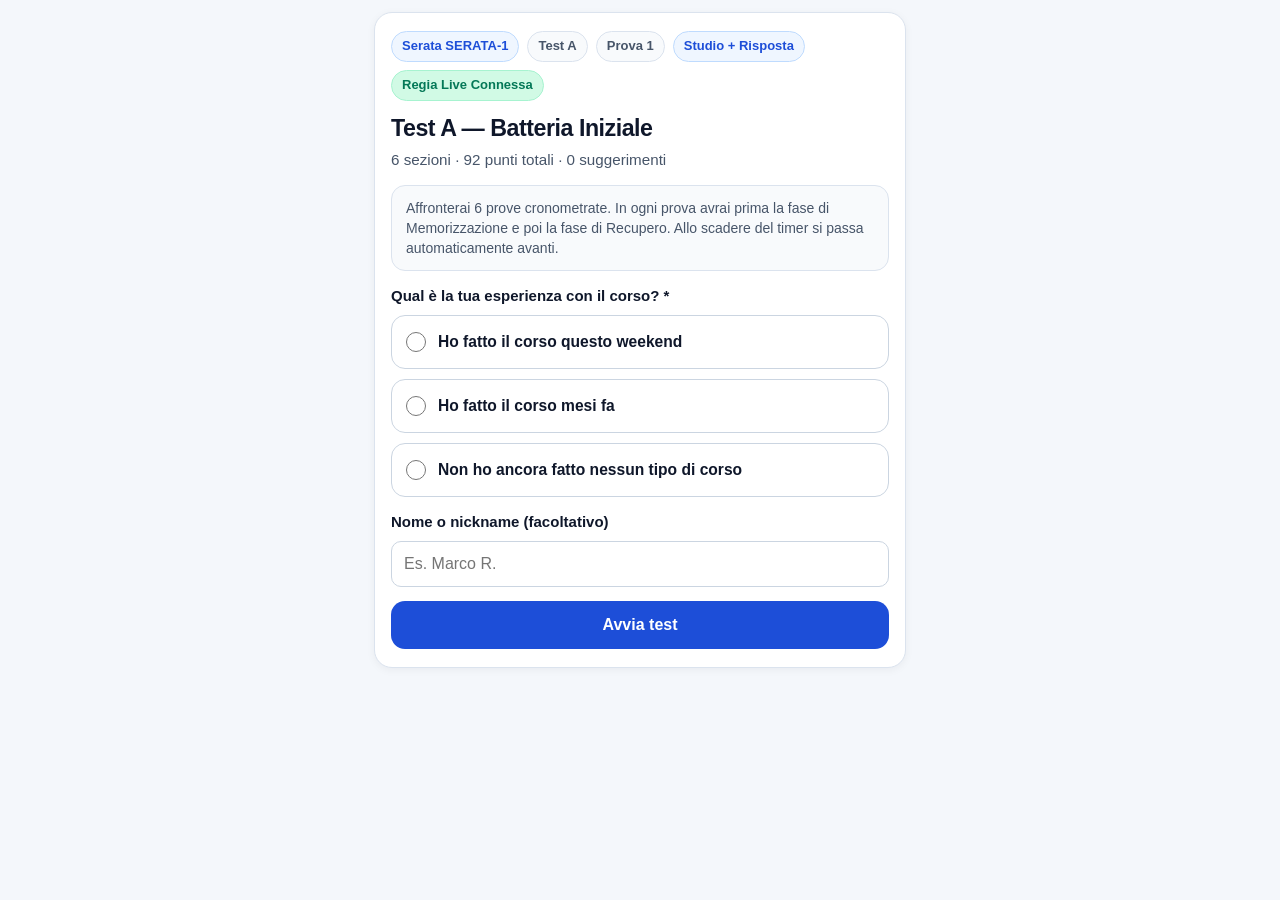
<file: index.html>
<!DOCTYPE html>
<html lang="it">
<head>
  <meta charset="UTF-8" />
  <meta name="viewport" content="width=device-width, initial-scale=1.0, viewport-fit=cover" />
  <meta name="theme-color" content="#1d4ed8" />
  <title>Test Tecniche di Memoria</title>
  <link rel="stylesheet" href="./css/app.css" />
</head>
<body>
  <div id="app" class="app-shell">
    <main class="main-container" id="app-root" aria-live="polite">
      <div class="card loading-card">
        <div class="spinner" aria-hidden="true"></div>
        <p class="loading-text">Caricamento della prova in corso…</p>
      </div>
    </main>
  </div>

  <noscript>
    <div class="noscript-box">
      Attiva JavaScript nel browser del tuo telefono per partecipare al test.
    </div>
  </noscript>

  <script type="module" src="./js/test-runner.js"></script>
</body>
</html>
</file>
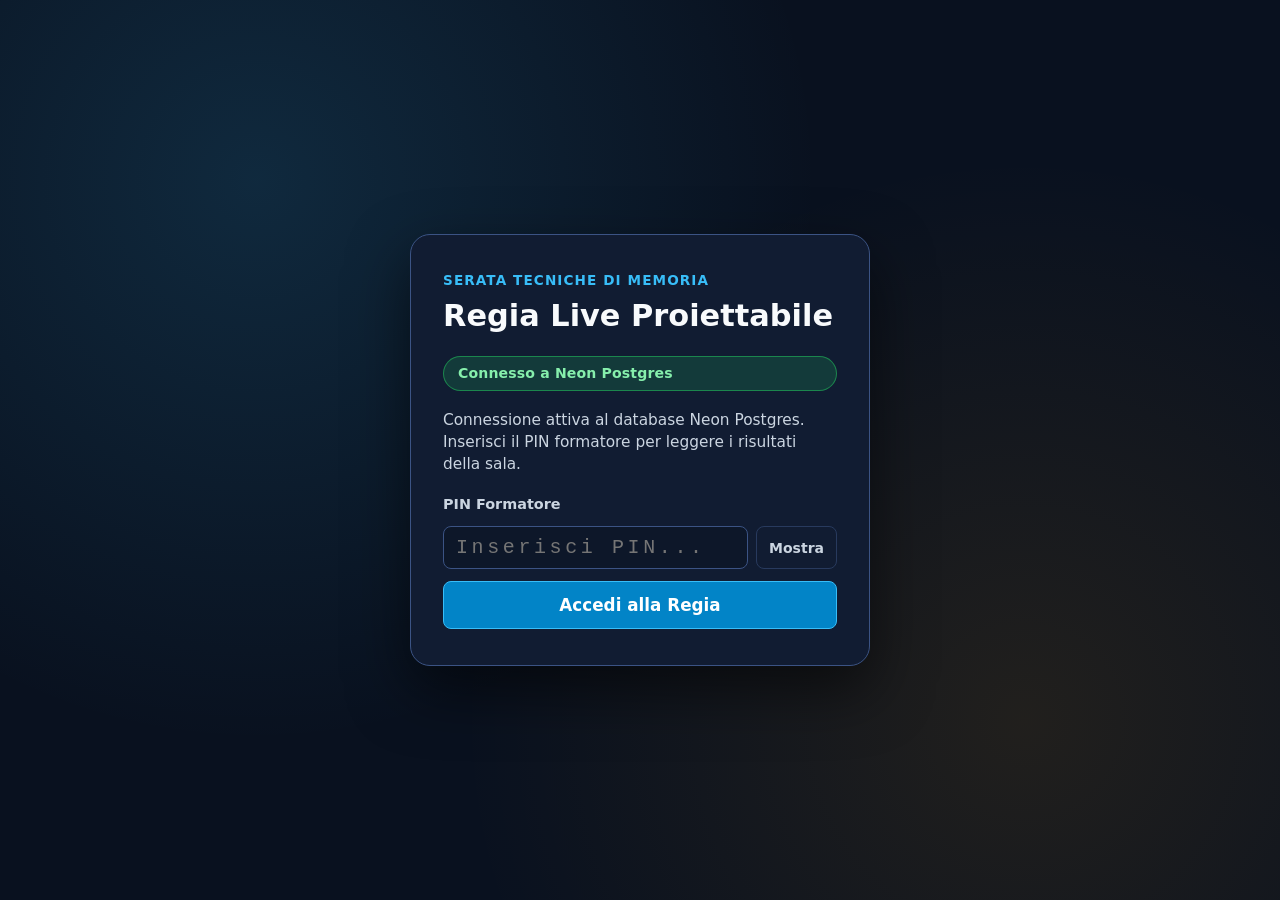
<file: dashboard.html>
<!DOCTYPE html>
<html lang="it">
<head>
  <meta charset="UTF-8">
  <meta name="viewport" content="width=device-width, initial-scale=1.0">
  <title>Regia Live — Serata Tecniche di Memoria</title>
  <link rel="stylesheet" href="./css/dashboard.css">
</head>
<body>
  <!-- SCHERMATA DI ACCESSO CON PIN FORMATORE -->
  <main id="pin-screen" class="pin-screen">
    <section class="pin-card" aria-labelledby="pin-title">
      <div class="pin-brand">
        <span class="brand-kicker">Serata Tecniche di Memoria</span>
        <h1 id="pin-title">Regia Live Proiettabile</h1>
      </div>

      <div id="login-mode-badge" class="mode-badge mode-badge--demo" aria-live="polite">
        Modalità Demo Locale (PIN: 1234)
      </div>

      <p id="login-mode-desc" class="pin-desc">
        I risultati vengono letti localmente dal browser. Inserisci il PIN formatore per aprire la regia.
      </p>

      <form id="pin-form" class="pin-form" novalidate>
        <label for="pin-input" class="field-label">PIN Formatore</label>
        <div class="pin-input-row">
          <input
            id="pin-input"
            name="pin"
            type="password"
            inputmode="numeric"
            autocomplete="off"
            placeholder="Inserisci PIN..."
            required
          >
          <button type="button" id="btn-toggle-pin" class="btn btn-ghost btn-sm" aria-label="Mostra o nascondi PIN">
            Mostra
          </button>
        </div>

        <div id="pin-error" class="alert-error" role="alert" hidden></div>

        <button type="submit" id="btn-pin-submit" class="btn btn-primary btn-lg">
          Accedi alla Regia
        </button>
      </form>
    </section>
  </main>

  <!-- REGIA LIVE PRINCIPALE -->
  <div id="dashboard-shell" class="dashboard-shell" hidden>
    <header class="regia-header">
      <div class="header-top-row">
        <div class="header-brand">
          <div>
            <h1 class="header-title">Regia Live</h1>
            <p class="header-subtitle">Analisi comparativa in tempo reale · Ricordo &amp; Comprensione</p>
          </div>
          <span id="header-mode-badge" class="mode-badge mode-badge--demo">
            Modalità Demo Locale (PIN: 1234)
          </span>
        </div>

        <div class="header-stats">
          <span class="stat-pill" title="Consegne corrispondenti ai filtri attivi">
            Consegne: <strong id="live-submissions-count">0</strong>
          </span>
          <span class="stat-pill" title="Partecipanti distinti">
            Partecipanti: <strong id="live-participants-count">0</strong>
          </span>
          <span class="stat-pill stat-pill--muted" id="last-refresh-time">
            Agg. —
          </span>
        </div>
      </div>

      <div class="header-controls-row">
        <div class="control-group control-group--session">
          <label for="session-select" class="control-label">Serata</label>
          <div class="session-inputs">
            <select id="session-select" aria-label="Seleziona serata"></select>
            <input
              id="session-manual"
              type="text"
              maxlength="48"
              placeholder="Codice serata (es. SERATA-1)"
              aria-label="Inserisci codice serata manualmente"
            >
            <button type="button" id="btn-apply-session" class="btn btn-secondary btn-sm">Applica</button>
          </div>
        </div>

        <div class="control-group">
          <label for="filter-round" class="control-label">Fase</label>
          <select id="filter-round" aria-label="Filtra per fase">
            <option value="ALL">Tutte (Prima + Dopo)</option>
            <option value="1">Prima (Senza tecniche)</option>
            <option value="2">Dopo (Con tecniche)</option>
          </select>
        </div>

        <div class="control-group">
          <label for="filter-test" class="control-label">Test</label>
          <select id="filter-test" aria-label="Filtra per test">
            <option value="ALL">Tutti</option>
            <option value="A">Test A</option>
            <option value="B">Test B</option>
          </select>
        </div>

        <div class="header-actions">
          <button type="button" id="btn-autorefresh" class="btn btn-toggle is-on" aria-pressed="true">
            Auto-refresh (4s): ON
          </button>
          <button type="button" id="btn-refresh-now" class="btn btn-secondary">
            Aggiorna ora
          </button>
          <button type="button" id="btn-seed-demo" class="btn btn-amber" hidden>
            Popola dati demo
          </button>
          <button type="button" id="btn-export-csv" class="btn btn-secondary">
            Esporta CSV
          </button>
          <button type="button" id="btn-fullscreen" class="btn btn-secondary">
            Schermo intero
          </button>
          <button type="button" id="btn-logout" class="btn btn-ghost">
            Blocca
          </button>
        </div>
      </div>

      <div id="dashboard-banner" class="dashboard-banner" role="status" hidden></div>

      <nav class="tab-bar" role="tablist" aria-label="Viste della Regia Live">
        <button
          type="button"
          class="tab-btn is-active"
          id="tab-live"
          data-tab="live"
          role="tab"
          aria-selected="true"
          aria-controls="panel-live"
        >
          1. Live per Categorie
        </button>
        <button
          type="button"
          class="tab-btn"
          id="tab-rounds"
          data-tab="rounds"
          role="tab"
          aria-selected="false"
          aria-controls="panel-rounds"
        >
          2. Confronto Prima → Dopo
        </button>
        <button
          type="button"
          class="tab-btn"
          id="tab-sections"
          data-tab="sections"
          role="tab"
          aria-selected="false"
          aria-controls="panel-sections"
        >
          3. Dettaglio per Prova
        </button>
        <button
          type="button"
          class="tab-btn"
          id="tab-qr"
          data-tab="qr"
          role="tab"
          aria-selected="false"
          aria-controls="panel-qr"
        >
          4. QR Code Proiettabile
        </button>
      </nav>
    </header>

    <main class="dashboard-main">
      <!-- TAB 1: LIVE PER CATEGORIE -->
      <section id="panel-live" class="tab-panel is-active" role="tabpanel" aria-labelledby="tab-live">
        <div id="live-kpi-strip" class="kpi-strip"></div>
        <div id="live-categories-grid" class="categories-grid"></div>
      </section>

      <!-- TAB 2: CONFRONTO PRIMA -> DOPO -->
      <section id="panel-rounds" class="tab-panel" role="tabpanel" aria-labelledby="tab-rounds" hidden>
        <div class="panel-header-row">
          <div>
            <h2 id="rounds-panel-title" class="panel-title">Confronto Prima (Senza tecniche) → Dopo (Con tecniche)</h2>
            <p id="rounds-panel-note" class="panel-note">
              Miglioramento medio (%) per categoria tra la prima consegna a freddo e la seconda consegna dopo le tecniche di memoria.
            </p>
          </div>
          <div id="rounds-legend" class="round-legend" aria-hidden="true">
            <span class="legend-item"><i class="swatch swatch-r1"></i>Prima · Senza tecniche</span>
            <span class="legend-item"><i class="swatch swatch-r2"></i>Dopo · Con tecniche</span>
          </div>
        </div>
        <div id="rounds-chart-container" class="rounds-chart-card"></div>
        <div id="rounds-cards-grid" class="rounds-cards-grid"></div>
      </section>

      <!-- TAB 3: DETTAGLIO PER PROVA -->
      <section id="panel-sections" class="tab-panel" role="tabpanel" aria-labelledby="tab-sections" hidden>
        <div class="panel-header-row">
          <div>
            <h2 class="panel-title">Dettaglio delle 6 Prove</h2>
            <p class="panel-note">
              Prestazioni medie per sezione, inclusa la resa sui vocaboli non conosciuti in partenza.
            </p>
          </div>
          <div class="section-filters">
            <div class="control-group">
              <label for="section-filter-category" class="control-label">Categoria</label>
              <select id="section-filter-category">
                <option value="ALL">Tutte le categorie</option>
                <option value="weekend">Corso questo weekend</option>
                <option value="mesi_fa">Corso mesi fa</option>
                <option value="nessun_corso">Nessun corso</option>
              </select>
            </div>
            <div class="control-group">
              <label for="section-filter-round" class="control-label">Fase</label>
              <select id="section-filter-round">
                <option value="ALL">Prima + Dopo</option>
                <option value="1">Prima (Senza tecniche)</option>
                <option value="2">Dopo (Con tecniche)</option>
              </select>
            </div>
          </div>
        </div>

        <div id="sections-bars-list" class="sections-bars-list"></div>
        <div id="sections-matrix-wrap" class="matrix-card"></div>
      </section>

      <!-- TAB 4: QR CODE PROIETTABILE -->
      <section id="panel-qr" class="tab-panel" role="tabpanel" aria-labelledby="tab-qr" hidden>
        <div class="qr-layout">
          <div class="qr-config-card">
            <h2 class="panel-title">Configura Link &amp; QR della Prova</h2>
            <p class="panel-note">
              Seleziona serata, batteria e momento della serata: il QR Code si rigenera istantaneamente in locale senza dipendenze esterne.
            </p>

            <div class="qr-form-grid">
              <div class="control-group">
                <label for="qr-session" class="control-label">Codice Serata</label>
                <input id="qr-session" type="text" maxlength="48" value="SERATA-1">
              </div>

              <div class="control-group">
                <label for="qr-test" class="control-label">Test</label>
                <select id="qr-test">
                  <option value="A">Test A (Batteria Iniziale)</option>
                  <option value="B">Test B (Batteria Parallela)</option>
                </select>
              </div>

              <div class="control-group" style="grid-column: 1 / -1;">
                <label for="qr-stage" class="control-label">Momento / QR da proiettare</label>
                <select id="qr-stage">
                  <option value="1_study">QR 1 · Memorizzazione 1 (Senza tecniche)</option>
                  <option value="1_recall">QR 2 · Test 1 — Prima consegna (Senza tecniche)</option>
                  <option value="2_study">QR 3 · Memorizzazione 2 — Stesso file (Con tecniche)</option>
                  <option value="2_recall">QR 4 · Test 2 — Seconda consegna (Con tecniche)</option>
                </select>
              </div>
            </div>

            <div class="qr-url-box">
              <span class="control-label">URL generato per i partecipanti</span>
              <code id="qr-url-display" class="qr-url-code"></code>
            </div>

            <div class="qr-actions">
              <button type="button" id="btn-qr-fullscreen" class="btn btn-primary btn-lg">
                Proietta a tutto schermo
              </button>
              <button type="button" id="btn-copy-wa-link" class="btn btn-secondary btn-lg">
                Copia link per WhatsApp
              </button>
            </div>
            <div id="qr-copy-feedback" class="copy-feedback" role="status" aria-live="polite"></div>
          </div>

          <div class="qr-stage-card">
            <div id="qr-stage-badge" class="qr-stage-badge">SERATA-1 · Test A · Round 1</div>
            <div id="qr-preview-container" class="qr-white-frame" aria-label="Anteprima QR Code"></div>
            <p class="qr-stage-hint">Inquadra con la fotocamera dello smartphone per avviare la prova.</p>
          </div>
        </div>
      </section>
    </main>
  </div>

  <!-- MODAL PROIEZIONE QR A TUTTO SCHERMO -->
  <div id="qr-modal" class="qr-modal" role="dialog" aria-modal="true" aria-labelledby="qr-modal-title" hidden>
    <button type="button" id="btn-close-qr-modal" class="btn btn-secondary qr-modal-close">
      Chiudi (ESC)
    </button>
    <div class="qr-modal-content">
      <h2 id="qr-modal-title" class="qr-modal-title">Round 1 — Test A (Studio + Risposta)</h2>
      <p class="qr-modal-instruction">Inquadra il QR Code con la fotocamera del telefono</p>
      <div id="qr-modal-svg-container" class="qr-modal-frame"></div>
      <div id="qr-modal-url" class="qr-modal-url"></div>
    </div>
  </div>

  <script type="module" src="./js/dashboard.js"></script>
</body>
</html>
</file>
<file: css/app.css>
:root {
  --bg: #f4f7fb;
  --surface: #ffffff;
  --surface-alt: #f8fafc;
  --text: #0f172a;
  --text-muted: #475569;
  --text-faint: #64748b;
  --border: #dbe3ee;
  --border-strong: #cbd5e1;

  --primary: #1d4ed8;
  --primary-hover: #1e40af;
  --primary-soft: #eff6ff;

  --study: #0369a1;
  --study-bg: #e0f2fe;
  --study-border: #7dd3fc;

  --recall: #b45309;
  --recall-bg: #fef3c7;
  --recall-border: #fcd34d;

  --danger: #dc2626;
  --danger-bg: #fee2e2;
  --success: #047857;
  --success-bg: #d1fae5;
  --info: #0f766e;
  --info-bg: #ccfbf1;

  --radius-sm: 10px;
  --radius-md: 14px;
  --radius-lg: 18px;
  --shadow-sm: 0 2px 8px rgba(15, 23, 42, 0.05);
  --shadow-md: 0 8px 24px rgba(15, 23, 42, 0.08);
  --font-sans: -apple-system, BlinkMacSystemFont, "Segoe UI", Roboto, Inter, Helvetica, Arial, sans-serif;
  --font-mono: ui-monospace, SFMono-Regular, Menlo, Monaco, Consolas, monospace;
}

*,
*::before,
*::after {
  box-sizing: border-box;
}

html {
  -webkit-text-size-adjust: 100%;
  background: var(--bg);
}

body {
  margin: 0;
  font-family: var(--font-sans);
  color: var(--text);
  background: var(--bg);
  line-height: 1.45;
  min-height: 100dvh;
  padding-bottom: env(safe-area-inset-bottom, 16px);
}

.app-shell {
  width: 100%;
  min-height: 100dvh;
}

.main-container {
  max-width: 560px;
  margin: 0 auto;
  padding: 12px 14px 36px;
}

/* Cards & layout helpers */
.card {
  background: var(--surface);
  border: 1px solid var(--border);
  border-radius: var(--radius-lg);
  padding: 18px 16px;
  box-shadow: var(--shadow-sm);
  margin-bottom: 14px;
}

.card-compact {
  padding: 14px;
}

.stack-sm > * + * {
  margin-top: 10px;
}

.stack-md > * + * {
  margin-top: 14px;
}

.loading-card {
  margin-top: 40px;
  text-align: center;
  padding: 36px 20px;
}

.spinner {
  width: 36px;
  height: 36px;
  margin: 0 auto 14px;
  border: 3px solid var(--border);
  border-top-color: var(--primary);
  border-radius: 50%;
  animation: spin 0.8s linear infinite;
}

@keyframes spin {
  to {
    transform: rotate(360deg);
  }
}

.loading-text {
  margin: 0;
  color: var(--text-muted);
  font-weight: 500;
}

.noscript-box {
  max-width: 520px;
  margin: 24px auto;
  padding: 16px;
  background: var(--danger-bg);
  color: var(--danger);
  border-radius: var(--radius-md);
  font-weight: 600;
  text-align: center;
}

/* Badges & context chips */
.meta-chips {
  display: flex;
  flex-wrap: wrap;
  gap: 8px;
  margin-bottom: 12px;
}

.chip {
  display: inline-flex;
  align-items: center;
  gap: 6px;
  padding: 5px 10px;
  border-radius: 999px;
  font-size: 0.8125rem;
  font-weight: 600;
  background: var(--surface-alt);
  border: 1px solid var(--border);
  color: var(--text-muted);
}

.chip-primary {
  background: var(--primary-soft);
  border-color: #bfdbfe;
  color: var(--primary);
}

.chip-recall-mode {
  background: var(--recall-bg);
  border-color: var(--recall-border);
  color: var(--recall);
}

.chip-demo {
  background: #f1f5f9;
  color: var(--text-faint);
}

.chip-live {
  background: var(--success-bg);
  border-color: #a7f3d0;
  color: var(--success);
}

/* Headings */
.hero-title {
  margin: 0 0 6px;
  font-size: 1.45rem;
  line-height: 1.2;
  letter-spacing: -0.02em;
}

.hero-subtitle {
  margin: 0;
  color: var(--text-muted);
  font-size: 0.95rem;
}

.section-heading {
  margin: 0 0 6px;
  font-size: 1.15rem;
  font-weight: 700;
}

.helper-text {
  margin: 0;
  font-size: 0.875rem;
  color: var(--text-muted);
}

/* Form controls (zero iOS zoom >= 16px, touch >= 44px) */
.field-label {
  display: block;
  font-weight: 600;
  font-size: 0.9375rem;
  margin-bottom: 8px;
  color: var(--text);
}

.text-input {
  width: 100%;
  min-height: 46px;
  padding: 10px 12px;
  font-size: 16px;
  font-family: inherit;
  color: var(--text);
  background: var(--surface);
  border: 1.5px solid var(--border-strong);
  border-radius: var(--radius-sm);
  transition: border-color 0.15s ease, box-shadow 0.15s ease;
}

.text-input:focus {
  outline: none;
  border-color: var(--primary);
  box-shadow: 0 0 0 3px rgba(29, 78, 216, 0.16);
}

/* Category radio cards */
.category-list {
  display: flex;
  flex-direction: column;
  gap: 10px;
}

.category-card {
  display: flex;
  align-items: center;
  gap: 12px;
  min-height: 54px;
  padding: 12px 14px;
  border: 1.5px solid var(--border-strong);
  border-radius: var(--radius-md);
  background: var(--surface);
  cursor: pointer;
  transition: border-color 0.15s ease, background-color 0.15s ease;
  user-select: none;
}

.category-card:hover {
  border-color: var(--primary);
}

.category-card.selected {
  border-color: var(--primary);
  background: var(--primary-soft);
}

.category-card input[type="radio"] {
  width: 20px;
  height: 20px;
  accent-color: var(--primary);
  margin: 0;
  flex-shrink: 0;
}

.category-label {
  font-size: 0.975rem;
  font-weight: 600;
  color: var(--text);
}

/* Buttons */
.btn {
  display: inline-flex;
  align-items: center;
  justify-content: center;
  gap: 8px;
  min-height: 48px;
  padding: 12px 18px;
  font-family: inherit;
  font-size: 1rem;
  font-weight: 700;
  border-radius: var(--radius-md);
  border: 1.5px solid transparent;
  cursor: pointer;
  text-decoration: none;
  transition: background-color 0.15s ease, border-color 0.15s ease, transform 0.08s ease;
}

.btn:active {
  transform: scale(0.99);
}

.btn-block {
  width: 100%;
}

.btn-sm {
  min-height: 36px;
  padding: 6px 12px;
  font-size: 0.875rem;
  border-radius: var(--radius-sm);
}

.btn-primary {
  background: var(--primary);
  color: #ffffff;
}

.btn-primary:hover {
  background: var(--primary-hover);
}

.btn-secondary {
  background: var(--surface);
  color: var(--text);
  border-color: var(--border-strong);
}

.btn-secondary:hover {
  background: var(--surface-alt);
}

.btn-recall-action {
  background: #0f172a;
  color: #ffffff;
}

.btn-recall-action:hover {
  background: #1e293b;
}

.btn-skip {
  background: var(--surface-alt);
  color: var(--text);
  border: 1.5px dashed var(--border-strong);
  min-height: 44px;
  font-size: 0.9375rem;
  font-weight: 600;
}

.btn-skip:hover {
  border-color: var(--primary);
  color: var(--primary);
  background: var(--primary-soft);
}

.inline-error {
  margin-top: 10px;
  padding: 10px 12px;
  border-radius: var(--radius-sm);
  background: var(--danger-bg);
  color: var(--danger);
  font-size: 0.9rem;
  font-weight: 600;
}

.notice-box {
  padding: 12px 14px;
  border-radius: var(--radius-md);
  background: var(--surface-alt);
  border: 1px solid var(--border);
  font-size: 0.875rem;
  color: var(--text-muted);
}

/* Sticky Top Timer Header */
.phase-topbar {
  position: sticky;
  top: 0;
  z-index: 40;
  background: rgba(255, 255, 255, 0.96);
  backdrop-filter: blur(8px);
  border-bottom: 1px solid var(--border);
  padding: 10px 14px 8px;
  margin: -12px -14px 14px;
  box-shadow: 0 2px 10px rgba(15, 23, 42, 0.04);
}

.topbar-row {
  display: flex;
  align-items: center;
  justify-content: space-between;
  gap: 8px;
}

.topbar-meta {
  display: flex;
  align-items: center;
  flex-wrap: wrap;
  gap: 6px;
  font-size: 0.85rem;
  font-weight: 700;
  color: var(--text-muted);
}

.phase-badge {
  display: inline-flex;
  align-items: center;
  padding: 3px 9px;
  border-radius: 999px;
  font-size: 0.78rem;
  font-weight: 800;
  letter-spacing: 0.03em;
  text-transform: uppercase;
}

.phase-badge.study {
  background: var(--study-bg);
  color: var(--study);
  border: 1px solid var(--study-border);
}

.phase-badge.recall {
  background: var(--recall-bg);
  color: var(--recall);
  border: 1px solid var(--recall-border);
}

.timer-pill {
  font-family: var(--font-mono);
  font-variant-numeric: tabular-nums;
  font-size: 1.08rem;
  font-weight: 800;
  padding: 5px 11px;
  border-radius: 999px;
  background: #0f172a;
  color: #ffffff;
  white-space: nowrap;
  flex-shrink: 0;
}

.timer-pill.urgent {
  background: var(--danger);
  animation: pulseTimer 1s ease-in-out infinite;
}

@keyframes pulseTimer {
  0%, 100% {
    transform: scale(1);
  }
  50% {
    transform: scale(1.04);
  }
}

.topbar-title {
  margin: 6px 0 6px;
  font-size: 1rem;
  font-weight: 700;
  color: var(--text);
}

.progress-track {
  width: 100%;
  height: 6px;
  border-radius: 999px;
  background: #e2e8f0;
  overflow: hidden;
}

.progress-fill {
  height: 100%;
  border-radius: 999px;
  transition: width 0.4s linear;
}

.progress-fill.study {
  background: var(--study);
}

.progress-fill.recall {
  background: var(--recall);
}

.progress-fill.urgent {
  background: var(--danger);
}

.section-dots {
  display: flex;
  gap: 5px;
  margin-top: 7px;
}

.section-dot {
  flex: 1;
  height: 4px;
  border-radius: 999px;
  background: #e2e8f0;
}

.section-dot.done {
  background: var(--success);
}

.section-dot.active {
  background: var(--primary);
}

/* Instruction Banner */
.instruction-banner {
  padding: 12px 14px;
  border-radius: var(--radius-md);
  font-size: 0.925rem;
  font-weight: 500;
  margin-bottom: 14px;
}

.instruction-banner.study {
  background: var(--study-bg);
  border: 1px solid var(--study-border);
  color: #0c4a6e;
}

.instruction-banner.recall {
  background: var(--recall-bg);
  border: 1px solid var(--recall-border);
  color: #78350f;
}

/* Section 1: Digits */
.digits-study-box {
  background: #ffffff;
  border: 2px solid var(--border);
  border-radius: var(--radius-lg);
  padding: 20px 12px;
  text-align: center;
  box-shadow: var(--shadow-sm);
}

.digits-study-grid {
  display: grid;
  grid-template-columns: repeat(5, minmax(0, 1fr));
  gap: 8px 6px;
  max-width: 340px;
  margin: 0 auto;
}

.digits-study-group {
  display: contents;
}

.digit-study-cell {
  font-family: var(--font-mono);
  font-size: 1.55rem;
  font-weight: 800;
  color: var(--text);
  background: var(--surface-alt);
  border: 1px solid var(--border);
  border-radius: 10px;
  padding: 10px 0;
  user-select: none;
}

.digits-toolbar {
  display: flex;
  align-items: center;
  justify-content: space-between;
  gap: 10px;
  margin-bottom: 12px;
  flex-wrap: wrap;
}

.digit-blocks {
  display: flex;
  flex-direction: column;
  gap: 12px;
}

.digit-block {
  background: var(--surface);
  border: 1px solid var(--border);
  border-radius: var(--radius-md);
  padding: 10px;
}

.digit-block-title {
  font-size: 0.75rem;
  font-weight: 700;
  text-transform: uppercase;
  letter-spacing: 0.04em;
  color: var(--text-faint);
  margin-bottom: 8px;
}

.digit-row {
  display: grid;
  grid-template-columns: repeat(5, minmax(0, 1fr));
  gap: 8px;
}

.digit-slot {
  display: flex;
  flex-direction: column;
  align-items: center;
  gap: 4px;
}

.digit-slot-num {
  font-size: 0.72rem;
  font-weight: 700;
  color: var(--text-faint);
  font-variant-numeric: tabular-nums;
}

.digit-input {
  width: 100%;
  min-height: 46px;
  text-align: center;
  font-family: var(--font-mono);
  font-size: 1.25rem;
  font-weight: 800;
  color: var(--text);
  background: var(--surface-alt);
  border: 1.5px solid var(--border-strong);
  border-radius: 10px;
  padding: 0;
  caret-color: var(--primary);
}

.digit-input:focus {
  outline: none;
  border-color: var(--primary);
  background: #ffffff;
  box-shadow: 0 0 0 3px rgba(29, 78, 216, 0.18);
}

.digit-input.filled {
  background: var(--primary-soft);
  border-color: #93c5fd;
}

/* Section 2: Chemistry */
.chem-header {
  display: flex;
  align-items: baseline;
  justify-content: space-between;
  gap: 8px;
  flex-wrap: wrap;
  margin-bottom: 12px;
}

.chem-name {
  margin: 0;
  font-size: 1.15rem;
  font-weight: 800;
}

.chem-formula {
  font-family: var(--font-mono);
  font-size: 0.95rem;
  font-weight: 700;
  padding: 3px 10px;
  border-radius: 999px;
  background: var(--surface-alt);
  border: 1px solid var(--border);
  color: var(--text-muted);
}

.chem-svg-frame {
  background: #ffffff;
  border: 1px solid var(--border);
  border-radius: var(--radius-md);
  padding: 10px;
  display: flex;
  align-items: center;
  justify-content: center;
}

.chem-study-img {
  display: block;
  width: 100%;
  max-height: 280px;
  object-fit: contain;
}

.chem-grid-2x2 {
  display: grid;
  grid-template-columns: repeat(2, minmax(0, 1fr));
  gap: 10px;
}

.chem-option-card {
  position: relative;
  display: flex;
  flex-direction: column;
  align-items: stretch;
  gap: 8px;
  padding: 8px;
  min-height: 120px;
  background: #ffffff;
  border: 2px solid var(--border-strong);
  border-radius: var(--radius-md);
  cursor: pointer;
  text-align: center;
  transition: border-color 0.15s ease, box-shadow 0.15s ease;
}

.chem-option-card.selected {
  border-color: var(--primary);
  box-shadow: 0 0 0 3px rgba(29, 78, 216, 0.18);
  background: var(--primary-soft);
}

.chem-option-img-wrap {
  background: #ffffff;
  border: 1px solid var(--border);
  border-radius: 10px;
  padding: 6px;
  aspect-ratio: 4 / 3;
  display: flex;
  align-items: center;
  justify-content: center;
  overflow: hidden;
}

.chem-option-img {
  width: 100%;
  height: 100%;
  object-fit: contain;
  display: block;
}

.chem-option-label {
  font-size: 0.875rem;
  font-weight: 700;
  color: var(--text);
}

.chem-canvas-wrap {
  width: 100%;
  border: 2px dashed var(--border-strong);
  border-radius: var(--radius-md);
  background: #ffffff;
  overflow: hidden;
  touch-action: none;
}

.chem-canvas {
  display: block;
  width: 100%;
  height: 230px;
  cursor: crosshair;
  touch-action: none;
}

.chem-canvas-tools {
  display: grid;
  grid-template-columns: repeat(2, minmax(0, 1fr));
  gap: 8px;
}

.chem-photo-box {
  display: flex;
  flex-direction: column;
  gap: 8px;
}

.chem-photo-preview-wrap {
  display: flex;
  flex-direction: column;
  gap: 8px;
  padding: 10px;
  border-radius: var(--radius-md);
  background: var(--surface-alt);
  border: 1px solid var(--border);
}

.chem-photo-preview-wrap[hidden] {
  display: none !important;
}

.chem-photo-thumb {
  display: block;
  width: 100%;
  max-height: 130px;
  object-fit: contain;
  border-radius: 8px;
  background: #ffffff;
  border: 1px solid var(--border);
}

.chem-photo-preview-bar {
  display: flex;
  align-items: center;
  justify-content: space-between;
  gap: 8px;
  flex-wrap: wrap;
}

.chem-compare-grid {
  display: grid;
  grid-template-columns: repeat(2, minmax(0, 1fr));
  gap: 10px;
  align-items: stretch;
}

.chem-compare-panel {
  display: flex;
  flex-direction: column;
  gap: 6px;
  min-width: 0;
}

.chem-compare-panel .field-label {
  font-size: 0.82rem;
  margin-bottom: 0;
}

.chem-compare-frame {
  width: 100%;
  background: #ffffff;
  border: 1.5px solid var(--border-strong);
  border-radius: var(--radius-md);
  padding: 6px;
  aspect-ratio: 4 / 3;
  min-height: 140px;
  display: flex;
  align-items: center;
  justify-content: center;
  cursor: zoom-in;
  overflow: hidden;
  transition: border-color 0.15s ease, box-shadow 0.15s ease;
}

.chem-compare-frame:hover,
.chem-compare-frame:focus-visible {
  border-color: var(--primary);
  box-shadow: 0 0 0 3px rgba(29, 78, 216, 0.15);
  outline: none;
}

.chem-compare-img {
  display: block;
  width: 100%;
  height: 100%;
  object-fit: contain;
}

.chem-compare-frame--math {
  cursor: default;
  flex-direction: column;
  text-align: center;
  padding: 10px 8px;
  gap: 8px;
  font-size: 0.84rem;
  line-height: 1.35;
  color: var(--text);
}

.chem-compare-frame--math .math-ref-main {
  font-weight: 800;
  font-size: 0.92rem;
  color: var(--text);
  word-break: break-word;
}

.chem-compare-frame--math .math-ref-sub {
  font-weight: 700;
  font-size: 0.82rem;
  color: var(--text-muted);
}

.chem-paper-placeholder {
  flex: 1;
  min-height: 140px;
  display: flex;
  align-items: center;
  justify-content: center;
  text-align: center;
  padding: 10px;
  font-size: 0.84rem;
  background: var(--surface-alt);
  border: 1.5px dashed var(--border-strong);
  border-radius: var(--radius-md);
  color: var(--text-muted);
}

.chem-zoom-hint {
  font-size: 0.78rem;
  color: var(--text-faint);
  text-align: center;
  margin: -4px 0 0;
}

.chem-zoom-modal {
  position: fixed;
  inset: 0;
  z-index: 1000;
  background: rgba(15, 23, 42, 0.82);
  display: flex;
  align-items: center;
  justify-content: center;
  padding: 16px;
}

.chem-zoom-modal[hidden] {
  display: none !important;
}

.chem-zoom-dialog {
  background: var(--surface);
  border-radius: var(--radius-lg);
  width: 100%;
  max-width: 94vw;
  max-height: 90dvh;
  padding: 14px;
  display: flex;
  flex-direction: column;
  gap: 10px;
  box-shadow: var(--shadow-md);
}

.chem-zoom-header {
  display: flex;
  align-items: center;
  justify-content: space-between;
  gap: 10px;
}

.chem-zoom-title {
  font-size: 1rem;
  font-weight: 800;
  color: var(--text);
}

.chem-zoom-body {
  display: flex;
  align-items: center;
  justify-content: center;
  background: #ffffff;
  border: 1px solid var(--border);
  border-radius: var(--radius-md);
  padding: 8px;
  overflow: hidden;
}

.chem-zoom-img {
  display: block;
  max-width: 100%;
  max-height: 72dvh;
  object-fit: contain;
}

.chem-eval-prompt {
  border-top: 1px solid var(--border);
  padding-top: 12px;
}

.chem-eval-actions {
  display: grid;
  grid-template-columns: repeat(2, minmax(0, 1fr));
  gap: 10px;
}

.btn-eval-correct {
  background: var(--success);
  color: #ffffff;
  min-height: 50px;
}

.btn-eval-correct:hover:not(:disabled) {
  background: #047857;
}

.btn-eval-wrong {
  background: var(--danger);
  color: #ffffff;
  min-height: 50px;
}

.btn-eval-wrong:hover:not(:disabled) {
  background: #b91c1c;
}

/* Multiple choice questions */
.question-card {
  background: var(--surface);
  border: 1px solid var(--border);
  border-radius: var(--radius-md);
  padding: 14px;
  margin-bottom: 12px;
}

.question-prompt {
  margin: 0 0 10px;
  font-size: 0.965rem;
  font-weight: 700;
  color: var(--text);
}

.choice-list {
  display: flex;
  flex-direction: column;
  gap: 8px;
}

.choice-item {
  display: flex;
  align-items: center;
  gap: 10px;
  min-height: 46px;
  padding: 10px 12px;
  border: 1.5px solid var(--border-strong);
  border-radius: var(--radius-sm);
  background: var(--surface);
  cursor: pointer;
  font-size: 0.9375rem;
  line-height: 1.35;
  transition: border-color 0.15s ease, background-color 0.15s ease;
}

.choice-item.selected {
  border-color: var(--primary);
  background: var(--primary-soft);
  font-weight: 600;
}

.choice-item input[type="radio"] {
  width: 19px;
  height: 19px;
  accent-color: var(--primary);
  margin: 0;
  flex-shrink: 0;
}

.choice-text {
  overflow-wrap: anywhere;
}

/* Section 3: Words (NO NUMBERS in study!) */
.words-study-list {
  list-style: none;
  margin: 0;
  padding: 0;
  display: flex;
  flex-direction: column;
  align-items: stretch;
  gap: 4px;
}

.word-study-card {
  display: flex;
  align-items: center;
  gap: 12px;
  padding: 12px 16px;
  background: #ffffff;
  border: 1.5px solid var(--border);
  border-radius: var(--radius-md);
  box-shadow: var(--shadow-sm);
}

.word-study-badge {
  width: 12px;
  height: 12px;
  border-radius: 999px;
  background: var(--study);
  flex-shrink: 0;
}

.word-study-text {
  font-size: 1.15rem;
  font-weight: 700;
  color: var(--text);
}

.word-study-arrow {
  text-align: center;
  color: var(--text-faint);
  font-size: 0.95rem;
  font-weight: 700;
  line-height: 1;
  user-select: none;
}

.words-recall-list {
  display: flex;
  flex-direction: column;
  gap: 10px;
}

.word-recall-row {
  display: flex;
  align-items: center;
  gap: 10px;
}

.word-recall-index {
  width: 34px;
  height: 46px;
  display: inline-flex;
  align-items: center;
  justify-content: center;
  border-radius: var(--radius-sm);
  background: var(--surface-alt);
  border: 1px solid var(--border);
  font-weight: 800;
  font-size: 0.9rem;
  color: var(--text-muted);
  flex-shrink: 0;
  font-variant-numeric: tabular-nums;
}

/* Section 4: Vocab */
.vocab-study-list {
  display: flex;
  flex-direction: column;
  gap: 8px;
}

.vocab-study-card {
  display: flex;
  align-items: center;
  justify-content: space-between;
  gap: 10px;
  padding: 11px 13px;
  background: #ffffff;
  border: 1px solid var(--border);
  border-radius: var(--radius-md);
}

.vocab-study-pair {
  display: flex;
  flex-direction: column;
  gap: 2px;
}

.vocab-foreign {
  font-size: 1.08rem;
  font-weight: 800;
  color: var(--text);
}

.vocab-italian {
  font-size: 0.92rem;
  color: var(--text-muted);
}

.lang-pill {
  display: inline-flex;
  align-items: center;
  padding: 3px 9px;
  border-radius: 999px;
  font-size: 0.75rem;
  font-weight: 800;
  flex-shrink: 0;
}

.lang-spagnolo {
  background: #fef2f2;
  color: #b91c1c;
  border: 1px solid #fecaca;
}

.lang-francese {
  background: #eff6ff;
  color: #1d4ed8;
  border: 1px solid #bfdbfe;
}

.lang-inglese {
  background: #ecfdf5;
  color: #047857;
  border: 1px solid #a7f3d0;
}

.lang-tedesco {
  background: #fffbeb;
  color: #b45309;
  border: 1px solid #fde68a;
}

.vocab-recall-card {
  background: var(--surface);
  border: 1px solid var(--border);
  border-radius: var(--radius-md);
  padding: 13px;
  margin-bottom: 10px;
}

.vocab-lang-group {
  margin-bottom: 16px;
}

.vocab-lang-group-head {
  display: flex;
  align-items: center;
  justify-content: space-between;
  gap: 8px;
  padding: 6px 2px 8px;
  margin-bottom: 8px;
  border-bottom: 1px solid var(--border);
}

.vocab-recall-head {
  display: flex;
  align-items: flex-start;
  justify-content: space-between;
  gap: 10px;
  margin-bottom: 9px;
}

.vocab-prompt-word {
  font-size: 1.05rem;
  font-weight: 800;
  color: var(--text);
  margin-top: 4px;
}

.known-toggle {
  display: inline-flex;
  align-items: center;
  gap: 7px;
  min-height: 44px;
  padding: 6px 10px;
  border: 1.5px solid var(--border-strong);
  border-radius: var(--radius-sm);
  background: var(--surface-alt);
  font-size: 0.85rem;
  font-weight: 600;
  color: var(--text-muted);
  cursor: pointer;
  flex-shrink: 0;
  user-select: none;
}

.known-toggle.checked {
  border-color: var(--info);
  background: var(--info-bg);
  color: var(--info);
}

.known-toggle input[type="checkbox"] {
  width: 18px;
  height: 18px;
  accent-color: var(--info);
  margin: 0;
}

/* Section 5: Math */
.math-study-body {
  font-size: 0.97rem;
  line-height: 1.55;
  color: var(--text);
  overflow-wrap: break-word;
}

.math-study-body .formula-box,
.math-study-body .math-formula-main,
.math-study-body .math-formula-sub,
.math-study-body code,
.math-study-body pre {
  background: var(--surface-alt);
  border: 1px solid var(--border);
  border-radius: var(--radius-sm);
  padding: 10px 12px;
  font-family: var(--font-mono);
  font-size: 0.98rem;
  font-weight: 700;
  display: block;
  margin: 8px 0 12px;
  overflow-x: auto;
  color: var(--text);
}

.math-study-body .math-formula-main {
  background: var(--study-bg);
  border-color: var(--study-border);
  color: #0c4a6e;
  font-size: 1.04rem;
}

.math-study-body ul {
  margin: 8px 0 0;
  padding-left: 18px;
}

.math-study-body li + li {
  margin-top: 6px;
}

.math-app-card {
  background: #ffffff;
  border: 1.5px solid #bfdbfe;
  border-radius: var(--radius-md);
  padding: 14px;
}

/* Section 6: Dates */
.date-study-card {
  background: #ffffff;
  border: 1px solid var(--border);
  border-radius: var(--radius-md);
  padding: 14px;
  display: flex;
  gap: 12px;
  align-items: flex-start;
}

.date-year-badge {
  font-family: var(--font-mono);
  font-size: 1.15rem;
  font-weight: 800;
  padding: 6px 10px;
  border-radius: var(--radius-sm);
  background: var(--study-bg);
  color: var(--study);
  border: 1px solid var(--study-border);
  flex-shrink: 0;
}

.date-event-text {
  margin: 0;
  font-size: 0.95rem;
  color: var(--text);
}

.date-recall-card {
  background: var(--surface);
  border: 1px solid var(--border);
  border-radius: var(--radius-md);
  padding: 14px;
  margin-bottom: 12px;
}

.date-recall-event {
  margin: 0 0 10px;
  font-size: 0.975rem;
  font-weight: 700;
}

/* Bottom phase action bar */
.phase-footer {
  margin-top: 18px;
  padding-top: 12px;
}

.footer-hint {
  margin: 8px 0 0;
  text-align: center;
  font-size: 0.82rem;
  color: var(--text-faint);
}

/* Final Summary Screen */
.status-banner {
  display: flex;
  align-items: center;
  justify-content: space-between;
  gap: 10px;
  flex-wrap: wrap;
  padding: 12px 14px;
  border-radius: var(--radius-md);
  margin-bottom: 14px;
  font-size: 0.92rem;
  font-weight: 600;
}

.status-banner.sending {
  background: var(--primary-soft);
  color: var(--primary);
  border: 1px solid #bfdbfe;
}

.status-banner.success {
  background: var(--success-bg);
  color: var(--success);
  border: 1px solid #a7f3d0;
}

.status-banner.local {
  background: var(--info-bg);
  color: var(--info);
  border: 1px solid #99f6e4;
}

.status-banner.warning {
  background: var(--recall-bg);
  color: var(--recall);
  border: 1px solid var(--recall-border);
}

.score-hero {
  text-align: center;
  padding: 20px 16px;
}

.score-ring-wrap {
  position: relative;
  width: 156px;
  height: 156px;
  margin: 6px auto 12px;
}

.score-ring-svg {
  width: 100%;
  height: 100%;
  transform: rotate(-90deg);
}

.score-ring-track {
  fill: none;
  stroke: #e2e8f0;
  stroke-width: 12;
}

.score-ring-fill {
  fill: none;
  stroke: var(--primary);
  stroke-width: 12;
  stroke-linecap: round;
  transition: stroke-dashoffset 0.7s ease;
}

.score-ring-center {
  position: absolute;
  inset: 0;
  display: flex;
  flex-direction: column;
  align-items: center;
  justify-content: center;
}

.score-ring-pct {
  font-size: 2rem;
  font-weight: 800;
  line-height: 1.05;
  color: var(--text);
  font-variant-numeric: tabular-nums;
}

.score-ring-pts {
  font-size: 0.875rem;
  font-weight: 700;
  color: var(--text-muted);
  margin-top: 4px;
}

.subscore-grid {
  display: grid;
  grid-template-columns: repeat(2, minmax(0, 1fr));
  gap: 10px;
  margin-top: 14px;
}

.subscore-box {
  background: var(--surface-alt);
  border: 1px solid var(--border);
  border-radius: var(--radius-md);
  padding: 12px;
  text-align: center;
}

.subscore-label {
  font-size: 0.78rem;
  font-weight: 700;
  text-transform: uppercase;
  letter-spacing: 0.03em;
  color: var(--text-faint);
}

.subscore-pct {
  font-size: 1.45rem;
  font-weight: 800;
  color: var(--text);
  margin: 3px 0 2px;
  font-variant-numeric: tabular-nums;
}

.subscore-pts {
  font-size: 0.82rem;
  color: var(--text-muted);
  font-weight: 600;
}

.vocab-highlight-card {
  display: flex;
  align-items: center;
  justify-content: space-between;
  gap: 12px;
  background: var(--primary-soft);
  border: 1px solid #bfdbfe;
  border-radius: var(--radius-md);
  padding: 14px;
}

.vocab-highlight-value {
  font-size: 1.35rem;
  font-weight: 800;
  color: var(--primary);
  white-space: nowrap;
}

.shift-note-box {
  padding: 12px 14px;
  border-radius: var(--radius-md);
  background: var(--recall-bg);
  border: 1px solid var(--recall-border);
  color: #78350f;
  font-size: 0.9rem;
  font-weight: 500;
}

.section-bar-row {
  margin-bottom: 12px;
}

.section-bar-row:last-child {
  margin-bottom: 0;
}

.section-bar-top {
  display: flex;
  justify-content: space-between;
  align-items: baseline;
  gap: 8px;
  font-size: 0.9rem;
  margin-bottom: 5px;
}

.section-bar-name {
  font-weight: 700;
  color: var(--text);
}

.section-bar-score {
  font-weight: 700;
  color: var(--text-muted);
  font-variant-numeric: tabular-nums;
  white-space: nowrap;
}

.section-bar-track {
  width: 100%;
  height: 10px;
  border-radius: 999px;
  background: #e2e8f0;
  overflow: hidden;
}

.section-bar-fill {
  height: 100%;
  border-radius: 999px;
  background: var(--primary);
}

.progression-list {
  display: flex;
  flex-direction: column;
  gap: 8px;
  margin-top: 10px;
}

.progression-item {
  display: flex;
  align-items: center;
  justify-content: space-between;
  gap: 10px;
  padding: 10px 12px;
  border-radius: var(--radius-sm);
  background: var(--surface-alt);
  border: 1px solid var(--border);
}

.progression-item.current {
  border-color: var(--primary);
  background: var(--primary-soft);
}

.delta-badge {
  display: inline-flex;
  align-items: center;
  padding: 4px 10px;
  border-radius: 999px;
  font-size: 0.85rem;
  font-weight: 800;
}

.delta-badge.positive {
  background: var(--success-bg);
  color: var(--success);
}

.delta-badge.neutral {
  background: var(--surface-alt);
  color: var(--text-muted);
}

.delta-badge.negative {
  background: var(--danger-bg);
  color: var(--danger);
}
</file>
<file: css/dashboard.css>
:root {
  --bg-page: #09111f;
  --bg-surface: #111c32;
  --bg-elevated: #172540;
  --bg-input: #0d1729;
  --border-subtle: #283a5e;
  --border-strong: #3b5384;

  --text-primary: #f8fafc;
  --text-secondary: #cbd5e1;
  --text-muted: #94a3b8;

  --accent-primary: #38bdf8;
  --accent-amber: #f59e0b;
  --accent-rose: #fb7185;
  --accent-green: #22c55e;
  --accent-indigo: #818cf8;

  --cat-weekend: #38bdf8;
  --cat-mesi: #f59e0b;
  --cat-nessuno: #f472b6;

  --r1-color: #38bdf8;
  --r2-color: #22c55e;
  --r3-color: #22c55e;

  --radius-sm: 8px;
  --radius-md: 14px;
  --radius-lg: 20px;

  --font-sans: "Segoe UI", "Inter", system-ui, -apple-system, Arial, sans-serif;
  --font-mono: "Consolas", "SFMono-Regular", "Liberation Mono", monospace;
}

*,
*::before,
*::after {
  box-sizing: border-box;
}

html,
body {
  margin: 0;
  padding: 0;
  min-height: 100%;
  background: var(--bg-page);
  color: var(--text-primary);
  font-family: var(--font-sans);
  line-height: 1.45;
  -webkit-font-smoothing: antialiased;
}

[hidden] {
  display: none !important;
}

/* ==================== BUTTONS & INPUTS ==================== */
.btn {
  display: inline-flex;
  align-items: center;
  justify-content: center;
  gap: 8px;
  padding: 10px 16px;
  border-radius: var(--radius-sm);
  border: 1px solid transparent;
  font-family: inherit;
  font-size: 0.95rem;
  font-weight: 600;
  cursor: pointer;
  transition: background 0.15s ease, border-color 0.15s ease, transform 0.1s ease;
  white-space: nowrap;
}

.btn:active {
  transform: translateY(1px);
}

.btn:focus-visible,
input:focus-visible,
select:focus-visible,
.tab-btn:focus-visible {
  outline: 3px solid var(--accent-primary);
  outline-offset: 2px;
}

.btn-sm {
  padding: 7px 12px;
  font-size: 0.875rem;
}

.btn-lg {
  padding: 13px 22px;
  font-size: 1.05rem;
}

.btn-primary {
  background: #0284c7;
  color: #ffffff;
  border-color: #38bdf8;
}

.btn-primary:hover {
  background: #0369a1;
}

.btn-secondary {
  background: var(--bg-elevated);
  color: var(--text-primary);
  border-color: var(--border-strong);
}

.btn-secondary:hover {
  background: #1f3154;
  border-color: var(--accent-primary);
}

.btn-amber {
  background: #b45309;
  color: #ffffff;
  border-color: #f59e0b;
}

.btn-amber:hover {
  background: #92400e;
}

.btn-ghost {
  background: transparent;
  color: var(--text-secondary);
  border-color: var(--border-subtle);
}

.btn-ghost:hover {
  background: rgba(255, 255, 255, 0.06);
  color: var(--text-primary);
}

.btn-toggle {
  background: var(--bg-elevated);
  color: var(--text-muted);
  border-color: var(--border-subtle);
}

.btn-toggle.is-on {
  background: rgba(34, 197, 94, 0.16);
  color: #86efac;
  border-color: rgba(34, 197, 94, 0.55);
}

input[type="text"],
input[type="password"],
select {
  background: var(--bg-input);
  color: var(--text-primary);
  border: 1px solid var(--border-strong);
  border-radius: var(--radius-sm);
  padding: 9px 12px;
  font-family: inherit;
  font-size: 0.95rem;
  min-height: 40px;
}

.mode-badge {
  display: inline-flex;
  align-items: center;
  gap: 8px;
  padding: 6px 14px;
  border-radius: 999px;
  font-size: 0.88rem;
  font-weight: 700;
  letter-spacing: 0.01em;
}

.mode-badge--demo {
  background: rgba(245, 158, 11, 0.18);
  color: #fcd34d;
  border: 1px solid rgba(245, 158, 11, 0.6);
}

.mode-badge--neon {
  background: rgba(34, 197, 94, 0.18);
  color: #86efac;
  border: 1px solid rgba(34, 197, 94, 0.55);
}

/* ==================== PIN LOGIN SCREEN ==================== */
.pin-screen {
  min-height: 100vh;
  display: flex;
  align-items: center;
  justify-content: center;
  padding: 24px;
  background:
    radial-gradient(circle at 20% 20%, rgba(56, 189, 248, 0.14), transparent 45%),
    radial-gradient(circle at 80% 80%, rgba(245, 158, 11, 0.1), transparent 45%),
    var(--bg-page);
}

.pin-card {
  width: 100%;
  max-width: 460px;
  background: var(--bg-surface);
  border: 1px solid var(--border-strong);
  border-radius: var(--radius-lg);
  padding: 36px 32px;
  box-shadow: 0 24px 60px rgba(0, 0, 0, 0.55);
  display: flex;
  flex-direction: column;
  gap: 18px;
}

.brand-kicker {
  display: block;
  font-size: 0.85rem;
  text-transform: uppercase;
  letter-spacing: 0.08em;
  color: var(--accent-primary);
  font-weight: 700;
  margin-bottom: 4px;
}

.pin-card h1 {
  margin: 0;
  font-size: 1.9rem;
  font-weight: 800;
}

.pin-desc {
  margin: 0;
  color: var(--text-secondary);
  font-size: 0.96rem;
}

.pin-form {
  display: flex;
  flex-direction: column;
  gap: 12px;
}

.field-label {
  font-size: 0.9rem;
  font-weight: 600;
  color: var(--text-secondary);
}

.pin-input-row {
  display: flex;
  gap: 8px;
}

.pin-input-row input {
  flex: 1;
  font-size: 1.25rem;
  letter-spacing: 0.18em;
  font-family: var(--font-mono);
}

.alert-error {
  background: rgba(239, 68, 68, 0.16);
  border: 1px solid rgba(248, 113, 113, 0.65);
  color: #fecaca;
  padding: 10px 14px;
  border-radius: var(--radius-sm);
  font-size: 0.94rem;
  font-weight: 600;
}

/* ==================== REGIA HEADER ==================== */
.dashboard-shell {
  min-height: 100vh;
  display: flex;
  flex-direction: column;
}

.regia-header {
  background: var(--bg-surface);
  border-bottom: 1px solid var(--border-subtle);
  padding: 12px 22px 0;
  display: flex;
  flex-direction: column;
  gap: 10px;
}

.header-top-row {
  display: flex;
  flex-wrap: wrap;
  align-items: center;
  justify-content: space-between;
  gap: 12px;
}

.header-brand {
  display: flex;
  flex-wrap: wrap;
  align-items: center;
  gap: 14px;
}

.header-title {
  margin: 0;
  font-size: 1.45rem;
  font-weight: 800;
  letter-spacing: -0.01em;
}

.header-subtitle {
  margin: 0;
  font-size: 0.84rem;
  color: var(--text-muted);
}

.header-stats {
  display: flex;
  flex-wrap: wrap;
  align-items: center;
  gap: 8px;
}

.stat-pill {
  background: var(--bg-elevated);
  border: 1px solid var(--border-subtle);
  border-radius: 999px;
  padding: 5px 12px;
  font-size: 0.88rem;
  color: var(--text-secondary);
  font-variant-numeric: tabular-nums;
}

.stat-pill strong {
  color: var(--text-primary);
  font-size: 1rem;
}

.stat-pill--muted {
  color: var(--text-muted);
  font-size: 0.82rem;
}

.header-controls-row {
  display: flex;
  flex-wrap: wrap;
  align-items: flex-end;
  gap: 10px;
}

.control-group {
  display: flex;
  flex-direction: column;
  gap: 3px;
}

.control-label {
  font-size: 0.74rem;
  text-transform: uppercase;
  letter-spacing: 0.06em;
  font-weight: 700;
  color: var(--text-muted);
}

.session-inputs {
  display: flex;
  align-items: center;
  gap: 6px;
  flex-wrap: wrap;
}

.session-inputs select {
  min-width: 132px;
}

.session-inputs input {
  width: 136px;
  text-transform: uppercase;
}

.header-actions {
  display: flex;
  flex-wrap: wrap;
  align-items: center;
  gap: 6px;
  margin-left: auto;
}

.header-actions .btn {
  padding: 8px 11px;
  font-size: 0.86rem;
}

.dashboard-banner {
  background: rgba(56, 189, 248, 0.14);
  border: 1px solid rgba(56, 189, 248, 0.45);
  color: #e0f2fe;
  padding: 10px 14px;
  border-radius: var(--radius-sm);
  font-size: 0.92rem;
  font-weight: 600;
}

.dashboard-banner.is-error {
  background: rgba(239, 68, 68, 0.16);
  border-color: rgba(248, 113, 113, 0.6);
  color: #fecaca;
}

/* ==================== TAB BAR ==================== */
.tab-bar {
  display: flex;
  flex-wrap: wrap;
  gap: 6px;
  margin-top: 2px;
}

.tab-btn {
  background: transparent;
  color: var(--text-muted);
  border: none;
  border-bottom: 3px solid transparent;
  padding: 10px 16px;
  font-family: inherit;
  font-size: 0.96rem;
  font-weight: 700;
  cursor: pointer;
  border-radius: var(--radius-sm) var(--radius-sm) 0 0;
}

.tab-btn:hover {
  color: var(--text-primary);
  background: rgba(255, 255, 255, 0.04);
}

.tab-btn.is-active {
  color: var(--text-primary);
  border-bottom-color: var(--accent-primary);
  background: rgba(56, 189, 248, 0.1);
}

/* ==================== MAIN & PANELS ==================== */
.dashboard-main {
  flex: 1;
  padding: 18px 22px;
  max-width: 1520px;
  width: 100%;
  margin: 0 auto;
}

.panel-header-row {
  display: flex;
  flex-wrap: wrap;
  align-items: flex-end;
  justify-content: space-between;
  gap: 16px;
  margin-bottom: 20px;
}

.panel-title {
  margin: 0 0 4px;
  font-size: 1.5rem;
  font-weight: 800;
}

.panel-note {
  margin: 0;
  color: var(--text-muted);
  font-size: 0.96rem;
}

/* ==================== TAB 1: LIVE PER CATEGORIE ==================== */
.kpi-strip {
  display: grid;
  grid-template-columns: repeat(auto-fit, minmax(190px, 1fr));
  gap: 14px;
  margin-bottom: 22px;
}

.kpi-box {
  background: var(--bg-surface);
  border: 1px solid var(--border-subtle);
  border-radius: var(--radius-md);
  padding: 16px 18px;
}

.kpi-label {
  font-size: 0.82rem;
  text-transform: uppercase;
  letter-spacing: 0.05em;
  color: var(--text-muted);
  font-weight: 700;
}

.kpi-value {
  font-size: 2rem;
  font-weight: 800;
  font-variant-numeric: tabular-nums;
  margin-top: 4px;
  color: var(--text-primary);
}

.kpi-sub {
  font-size: 0.86rem;
  color: var(--text-secondary);
  margin-top: 2px;
}

.categories-grid {
  display: grid;
  grid-template-columns: repeat(3, minmax(0, 1fr));
  gap: 20px;
}

.category-card {
  background: var(--bg-surface);
  border: 2px solid var(--border-subtle);
  border-radius: var(--radius-lg);
  padding: 24px;
  display: flex;
  flex-direction: column;
  gap: 18px;
  position: relative;
  overflow: hidden;
}

.category-card::before {
  content: "";
  position: absolute;
  top: 0;
  left: 0;
  right: 0;
  height: 6px;
  background: var(--cat-color, var(--accent-primary));
}

.category-card--weekend {
  --cat-color: var(--cat-weekend);
}

.category-card--mesi_fa {
  --cat-color: var(--cat-mesi);
}

.category-card--nessun_corso {
  --cat-color: var(--cat-nessuno);
}

.category-header {
  display: flex;
  align-items: flex-start;
  justify-content: space-between;
  gap: 12px;
}

.category-title {
  margin: 0;
  font-size: 1.38rem;
  font-weight: 800;
  line-height: 1.2;
}

.category-count-badge {
  background: var(--bg-elevated);
  border: 1px solid var(--border-strong);
  border-radius: 999px;
  padding: 5px 12px;
  font-size: 0.9rem;
  font-weight: 700;
  color: var(--text-secondary);
  white-space: nowrap;
  font-variant-numeric: tabular-nums;
}

.category-pct-row {
  display: flex;
  align-items: baseline;
  justify-content: space-between;
  gap: 12px;
}

.category-big-pct {
  font-size: clamp(2.8rem, 4.4vw, 4.1rem);
  font-weight: 900;
  letter-spacing: -0.02em;
  line-height: 1;
  font-variant-numeric: tabular-nums;
  color: var(--cat-color, var(--text-primary));
}

.category-pts-sub {
  font-size: 1rem;
  color: var(--text-muted);
  font-weight: 600;
  font-variant-numeric: tabular-nums;
}

.thick-progress-track {
  width: 100%;
  height: 28px;
  background: var(--bg-input);
  border: 1px solid var(--border-subtle);
  border-radius: 999px;
  overflow: hidden;
}

.thick-progress-fill {
  height: 100%;
  background: var(--cat-color, var(--accent-primary));
  border-radius: 999px;
  transition: width 0.35s ease;
  min-width: 0;
}

.subscore-grid {
  display: grid;
  grid-template-columns: 1fr 1fr;
  gap: 12px;
}

.subscore-box {
  background: var(--bg-elevated);
  border: 1px solid var(--border-subtle);
  border-radius: var(--radius-md);
  padding: 12px 14px;
}

.subscore-label {
  font-size: 0.82rem;
  font-weight: 700;
  color: var(--text-muted);
  text-transform: uppercase;
  letter-spacing: 0.04em;
}

.subscore-val {
  font-size: 1.55rem;
  font-weight: 800;
  color: var(--text-primary);
  font-variant-numeric: tabular-nums;
  margin-top: 2px;
}

.subscore-detail {
  font-size: 0.84rem;
  color: var(--text-secondary);
  font-variant-numeric: tabular-nums;
}

.category-footer-meta {
  display: flex;
  flex-wrap: wrap;
  align-items: center;
  justify-content: space-between;
  gap: 8px;
  padding-top: 6px;
  border-top: 1px solid var(--border-subtle);
  font-size: 0.88rem;
  color: var(--text-secondary);
}

.shift-note-pill {
  background: rgba(245, 158, 11, 0.16);
  border: 1px solid rgba(245, 158, 11, 0.45);
  color: #fde68a;
  padding: 2px 10px;
  border-radius: 999px;
  font-size: 0.82rem;
  font-weight: 700;
}

.empty-state-card {
  grid-column: 1 / -1;
  background: var(--bg-surface);
  border: 2px dashed var(--border-strong);
  border-radius: var(--radius-lg);
  padding: 36px 24px;
  text-align: center;
  color: var(--text-secondary);
}

.empty-state-card h3 {
  margin: 0 0 8px;
  color: var(--text-primary);
  font-size: 1.3rem;
}

/* ==================== TAB 2: CONFRONTO ROUND ==================== */
.round-legend {
  display: flex;
  flex-wrap: wrap;
  gap: 16px;
  font-size: 0.92rem;
  font-weight: 600;
  color: var(--text-secondary);
}

.legend-item {
  display: inline-flex;
  align-items: center;
  gap: 8px;
}

.swatch {
  width: 14px;
  height: 14px;
  border-radius: 4px;
  display: inline-block;
}

.swatch-r1 { background: var(--r1-color); }
.swatch-r2 { background: var(--r2-color); }
.swatch-r3 { background: var(--r3-color); }

.rounds-chart-card {
  background: var(--bg-surface);
  border: 1px solid var(--border-subtle);
  border-radius: var(--radius-lg);
  padding: 20px 22px;
  margin-bottom: 20px;
}

.rounds-svg {
  width: 100%;
  height: auto;
  display: block;
}

.rounds-cards-grid {
  display: grid;
  grid-template-columns: repeat(3, minmax(0, 1fr));
  gap: 20px;
}

.round-cat-card {
  background: linear-gradient(180deg, rgba(23, 37, 64, 0.92) 0%, rgba(15, 25, 45, 0.98) 100%);
  border: 1px solid var(--border-subtle);
  border-top: 4px solid var(--cat-accent, var(--accent-primary));
  border-radius: var(--radius-lg);
  padding: 20px 22px;
  display: flex;
  flex-direction: column;
  gap: 16px;
  box-shadow: 0 10px 26px rgba(2, 6, 23, 0.28);
}

.round-cat-header {
  display: flex;
  align-items: center;
  justify-content: space-between;
  gap: 10px;
  flex-wrap: nowrap;
}

.round-cat-title {
  margin: 0;
  font-size: 1.15rem;
  font-weight: 800;
  color: var(--text-primary);
  line-height: 1.2;
}

.delta-badges {
  display: flex;
  flex-wrap: nowrap;
  gap: 8px;
  flex-shrink: 0;
}

.delta-badge {
  display: inline-flex;
  align-items: center;
  gap: 5px;
  padding: 6px 13px;
  border-radius: 999px;
  font-size: 0.95rem;
  font-weight: 800;
  font-variant-numeric: tabular-nums;
  white-space: nowrap;
}

.delta-badge--up {
  background: linear-gradient(135deg, rgba(16, 185, 129, 0.24), rgba(34, 197, 94, 0.14));
  color: #6ee7b7;
  border: 1px solid rgba(52, 211, 153, 0.55);
  box-shadow: 0 0 16px rgba(16, 185, 129, 0.16);
}

.delta-badge--flat {
  background: rgba(148, 163, 184, 0.14);
  color: var(--text-secondary);
  border: 1px solid var(--border-subtle);
}

.delta-badge--down {
  background: rgba(248, 113, 113, 0.16);
  color: #fca5a5;
  border: 1px solid rgba(248, 113, 113, 0.55);
}

.gain-visual-block {
  display: flex;
  flex-direction: column;
  gap: 10px;
}

.gain-score-flow {
  display: flex;
  align-items: baseline;
  justify-content: space-between;
  gap: 8px;
}

.gain-endpoint {
  display: flex;
  flex-direction: column;
  gap: 2px;
}

.gain-endpoint--right {
  text-align: right;
}

.gain-endpoint-label {
  font-size: 0.72rem;
  font-weight: 700;
  text-transform: uppercase;
  letter-spacing: 0.06em;
  color: var(--text-muted);
}

.gain-endpoint-val {
  font-size: 1.55rem;
  font-weight: 900;
  font-variant-numeric: tabular-nums;
  line-height: 1.1;
}

.gain-endpoint-val--prima {
  color: var(--text-secondary);
}

.gain-endpoint-val--dopo {
  color: #ffffff;
}

.gain-arrow {
  font-size: 1.1rem;
  font-weight: 800;
  color: #34d399;
  opacity: 0.9;
}

.gain-track-wrap {
  display: flex;
  flex-direction: column;
  gap: 5px;
}

.gain-track {
  position: relative;
  height: 20px;
  border-radius: 999px;
  background: rgba(9, 17, 31, 0.85);
  border: 1px solid rgba(59, 83, 132, 0.55);
  overflow: hidden;
}

.gain-seg-base {
  position: absolute;
  top: 0;
  bottom: 0;
  left: 0;
  background: var(--cat-accent, #38bdf8);
  opacity: 0.42;
  transition: width 0.35s ease;
}

.gain-seg-jump {
  position: absolute;
  top: 0;
  bottom: 0;
  background: linear-gradient(90deg, rgba(16, 185, 129, 0.75), #34d399);
  box-shadow: 0 0 12px rgba(52, 211, 153, 0.45);
  transition: left 0.35s ease, width 0.35s ease;
}

.gain-seg-jump--down {
  background: linear-gradient(90deg, rgba(248, 113, 113, 0.75), #f87171);
  box-shadow: none;
}

.gain-marker-prima {
  position: absolute;
  top: 0;
  bottom: 0;
  width: 2px;
  background: rgba(248, 250, 252, 0.85);
  z-index: 2;
}

.gain-scale-ticks {
  display: flex;
  justify-content: space-between;
  font-size: 0.72rem;
  font-weight: 700;
  color: var(--text-muted);
  font-variant-numeric: tabular-nums;
}

.gain-footer-meta {
  display: flex;
  align-items: center;
  justify-content: space-between;
  gap: 8px;
  padding-top: 8px;
  border-top: 1px solid rgba(40, 58, 94, 0.65);
  font-size: 0.84rem;
  color: var(--text-muted);
  font-weight: 600;
}

.gain-multiplier-pill {
  background: rgba(56, 189, 248, 0.12);
  border: 1px solid rgba(56, 189, 248, 0.35);
  color: #bae6fd;
  padding: 2px 9px;
  border-radius: 999px;
  font-size: 0.8rem;
  font-weight: 800;
  font-variant-numeric: tabular-nums;
}

.round-bar-rows {
  display: flex;
  flex-direction: column;
  gap: 12px;
}

.round-bar-row {
  display: flex;
  flex-direction: column;
  gap: 4px;
}

.round-bar-meta {
  display: flex;
  justify-content: space-between;
  font-size: 0.96rem;
  font-weight: 700;
  font-variant-numeric: tabular-nums;
}

.round-track {
  height: 22px;
  background: var(--bg-input);
  border-radius: 999px;
  overflow: hidden;
  border: 1px solid var(--border-subtle);
}

.round-fill {
  height: 100%;
  border-radius: 999px;
  transition: width 0.35s ease;
}

.round-fill--1 { background: var(--r1-color); }
.round-fill--2 { background: var(--r2-color); }
.round-fill--3 { background: var(--r3-color); }

/* ==================== TAB 3: DETTAGLIO PER PROVA ==================== */
.section-filters {
  display: flex;
  flex-wrap: wrap;
  gap: 12px;
}

.sections-bars-list {
  display: grid;
  grid-template-columns: repeat(2, minmax(0, 1fr));
  gap: 16px;
  margin-bottom: 22px;
}

.section-bar-card {
  background: var(--bg-surface);
  border: 1px solid var(--border-subtle);
  border-radius: var(--radius-md);
  padding: 18px 20px;
  display: flex;
  flex-direction: column;
  gap: 10px;
}

.section-bar-top {
  display: flex;
  align-items: baseline;
  justify-content: space-between;
  gap: 12px;
}

.section-bar-title {
  font-size: 1.15rem;
  font-weight: 800;
}

.section-bar-pct {
  font-size: 1.75rem;
  font-weight: 900;
  color: var(--accent-primary);
  font-variant-numeric: tabular-nums;
}

.section-track {
  height: 20px;
  background: var(--bg-input);
  border-radius: 999px;
  overflow: hidden;
  border: 1px solid var(--border-subtle);
}

.section-fill {
  height: 100%;
  background: linear-gradient(90deg, #0284c7, #38bdf8);
  border-radius: 999px;
}

.section-bar-sub {
  display: flex;
  flex-wrap: wrap;
  justify-content: space-between;
  gap: 8px;
  font-size: 0.9rem;
  color: var(--text-secondary);
  font-variant-numeric: tabular-nums;
}

.vocab-new-subrow {
  margin-top: 4px;
  padding: 10px 12px;
  background: rgba(56, 189, 248, 0.1);
  border: 1px solid rgba(56, 189, 248, 0.35);
  border-radius: var(--radius-sm);
  display: flex;
  flex-wrap: wrap;
  align-items: center;
  justify-content: space-between;
  gap: 8px;
  font-size: 0.92rem;
}

.vocab-new-subrow strong {
  color: #bae6fd;
  font-size: 1.02rem;
}

.matrix-card {
  background: var(--bg-surface);
  border: 1px solid var(--border-subtle);
  border-radius: var(--radius-md);
  padding: 20px;
  overflow-x: auto;
}

.matrix-title {
  margin: 0 0 12px;
  font-size: 1.15rem;
  font-weight: 800;
}

.matrix-table {
  width: 100%;
  border-collapse: collapse;
  font-variant-numeric: tabular-nums;
}

.matrix-table th,
.matrix-table td {
  padding: 12px 14px;
  text-align: left;
  border-bottom: 1px solid var(--border-subtle);
  font-size: 0.96rem;
}

.matrix-table th {
  color: var(--text-muted);
  font-size: 0.85rem;
  text-transform: uppercase;
  letter-spacing: 0.04em;
}

.matrix-table td.num,
.matrix-table th.num {
  text-align: right;
  font-weight: 700;
}

/* ==================== TAB 4: QR CODE PROIETTABILE ==================== */
.qr-layout {
  display: grid;
  grid-template-columns: minmax(320px, 1.05fr) minmax(320px, 0.95fr);
  gap: 24px;
  align-items: start;
}

.qr-config-card,
.qr-stage-card {
  background: var(--bg-surface);
  border: 1px solid var(--border-subtle);
  border-radius: var(--radius-lg);
  padding: 24px;
}

.qr-form-grid {
  display: grid;
  grid-template-columns: 1fr 1fr;
  gap: 14px;
  margin-top: 18px;
}

.qr-url-box {
  margin-top: 18px;
  display: flex;
  flex-direction: column;
  gap: 6px;
}

.qr-url-code {
  display: block;
  background: var(--bg-input);
  border: 1px solid var(--border-subtle);
  border-radius: var(--radius-sm);
  padding: 12px 14px;
  font-family: var(--font-mono);
  font-size: 0.92rem;
  color: #bae6fd;
  word-break: break-all;
}

.qr-actions {
  margin-top: 18px;
  display: flex;
  flex-wrap: wrap;
  gap: 12px;
}

.copy-feedback {
  margin-top: 10px;
  min-height: 22px;
  color: #86efac;
  font-weight: 700;
  font-size: 0.95rem;
}

.qr-stage-card {
  display: flex;
  flex-direction: column;
  align-items: center;
  text-align: center;
  gap: 16px;
}

.qr-stage-badge {
  background: rgba(56, 189, 248, 0.16);
  border: 1px solid rgba(56, 189, 248, 0.45);
  color: #e0f2fe;
  padding: 6px 16px;
  border-radius: 999px;
  font-weight: 800;
  font-size: 1rem;
}

.qr-white-frame {
  background: #ffffff;
  padding: 16px;
  border-radius: var(--radius-md);
  box-shadow: 0 12px 30px rgba(0, 0, 0, 0.45);
  display: inline-flex;
  align-items: center;
  justify-content: center;
}

.qr-white-frame svg {
  display: block;
  max-width: 100%;
  height: auto;
}

.qr-stage-hint {
  margin: 0;
  color: var(--text-secondary);
  font-size: 0.98rem;
}

/* ==================== QR FULLSCREEN MODAL ==================== */
.qr-modal {
  position: fixed;
  inset: 0;
  z-index: 9999;
  background: #050a14;
  display: flex;
  flex-direction: column;
  align-items: center;
  justify-content: center;
  padding: 28px;
}

.qr-modal-close {
  position: fixed;
  top: 20px;
  right: 24px;
  z-index: 10000;
}

.qr-modal-content {
  display: flex;
  flex-direction: column;
  align-items: center;
  text-align: center;
  gap: 18px;
  max-width: 92vw;
}

.qr-modal-title {
  margin: 0;
  font-size: clamp(1.7rem, 3.2vw, 2.8rem);
  font-weight: 900;
  color: #ffffff;
}

.qr-modal-instruction {
  margin: 0;
  font-size: clamp(1.1rem, 1.8vw, 1.5rem);
  color: var(--text-secondary);
}

.qr-modal-frame {
  background: #ffffff;
  padding: 20px;
  border-radius: 20px;
  box-shadow: 0 24px 64px rgba(0, 0, 0, 0.7);
  display: inline-flex;
}

.qr-modal-frame svg {
  width: min(58vh, 72vw);
  height: min(58vh, 72vw);
  display: block;
}

.qr-modal-url {
  font-family: var(--font-mono);
  font-size: clamp(0.88rem, 1.3vw, 1.15rem);
  color: #bae6fd;
  word-break: break-all;
  max-width: 900px;
}

/* ==================== RESPONSIVE ==================== */
@media (max-width: 1120px) {
  .categories-grid,
  .rounds-cards-grid {
    grid-template-columns: 1fr;
  }

  .sections-bars-list,
  .qr-layout {
    grid-template-columns: 1fr;
  }

  .header-actions {
    margin-left: 0;
  }
}

@media (max-width: 680px) {
  .regia-header {
    padding: 14px 16px 0;
  }

  .dashboard-main {
    padding: 16px;
  }

  .qr-form-grid {
    grid-template-columns: 1fr;
  }
}
</file>
